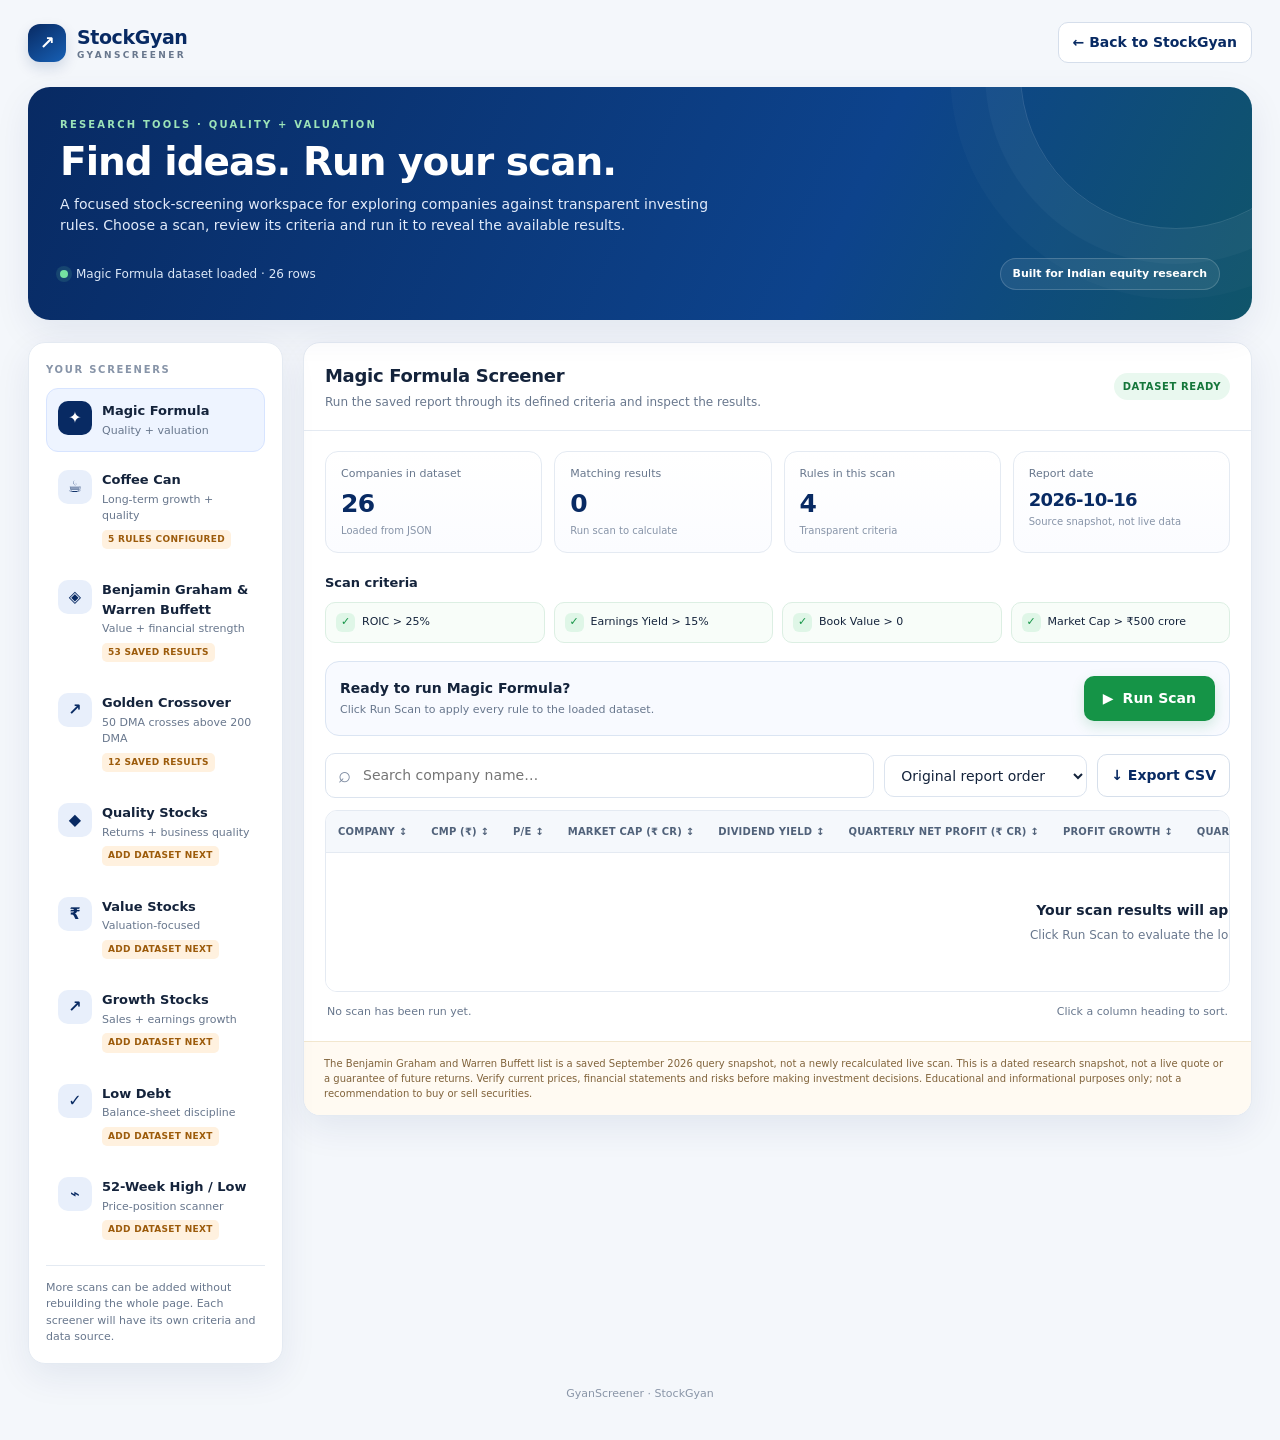
<file: gyanscreener/index.html>
<!doctype html>
<html lang="en">
<head>
<meta charset="utf-8">
<meta name="viewport" content="width=device-width, initial-scale=1">
<meta name="theme-color" content="#082a63">
<title>GyanScreener | StockGyan</title>
<style>
:root{--navy:#082a63;--navy2:#0c397f;--green:#159447;--green2:#e9f8ef;--orange:#f28c28;--ink:#14233b;--muted:#68778d;--line:#e4eaf2;--bg:#f4f7fb;--white:#fff;--shadow:0 12px 36px rgba(8,42,99,.08)}
*{box-sizing:border-box}body{margin:0;background:var(--bg);color:var(--ink);font:14px/1.5 Inter,ui-sans-serif,system-ui,-apple-system,"Segoe UI",Arial,sans-serif}
a{color:inherit;text-decoration:none}button,input,select{font:inherit}button{cursor:pointer}
.shell{max-width:1440px;margin:auto;padding:22px 28px 38px}
.topbar{display:flex;align-items:center;justify-content:space-between;gap:18px;margin-bottom:24px}
.brand{display:flex;align-items:center;gap:11px;font-weight:850;color:var(--navy);font-size:19px;letter-spacing:-.4px}
.brandmark{width:38px;height:38px;border-radius:12px;background:linear-gradient(145deg,var(--navy),#1760b5);display:grid;place-items:center;color:#fff;font-size:18px;box-shadow:0 6px 14px #082a6326}
.brand small{display:block;font-size:9px;letter-spacing:2.4px;color:var(--muted);font-weight:800;margin-top:-3px}
.back{border:1px solid #d5deeb;border-radius:10px;padding:9px 14px;background:#fff;color:var(--navy);font-weight:700}
.hero{position:relative;overflow:hidden;background:linear-gradient(115deg,#082a63 0%,#0d438c 66%,#12654c 130%);border-radius:22px;padding:30px 32px;color:#fff;box-shadow:var(--shadow);margin-bottom:22px}
.hero:after{content:"";position:absolute;width:310px;height:310px;border:1px solid #ffffff22;border-radius:50%;right:-80px;top:-170px;box-shadow:0 0 0 35px #ffffff08,0 0 0 70px #ffffff05}
.eyebrow{font-size:10px;letter-spacing:2.2px;font-weight:850;text-transform:uppercase;color:#9ce3b8}
.hero h1{font-size:clamp(27px,4vw,39px);line-height:1.12;letter-spacing:-1px;margin:8px 0 10px}
.hero p{margin:0;max-width:670px;color:#e2ebfa;font-size:14px}
.hero-foot{display:flex;align-items:center;justify-content:space-between;gap:16px;flex-wrap:wrap;margin-top:22px}
.live-note{font-size:12px;color:#dce8f8;display:flex;align-items:center;gap:8px}.dot{width:8px;height:8px;border-radius:50%;background:#75e2a1;box-shadow:0 0 0 4px #75e2a122}
.hero-pill{background:#ffffff13;border:1px solid #ffffff2b;border-radius:999px;padding:7px 12px;font-size:11px;font-weight:750}
.layout{display:grid;grid-template-columns:255px minmax(0,1fr);gap:20px;align-items:start}
.sidebar,.panel{background:var(--white);border:1px solid var(--line);border-radius:17px;box-shadow:var(--shadow)}
.sidebar{padding:17px;position:sticky;top:14px}
.section-label{font-size:10px;font-weight:850;letter-spacing:1.7px;color:#8794a8;text-transform:uppercase;margin:2px 0 11px}
.scan-choice{width:100%;text-align:left;border:1px solid transparent;background:transparent;border-radius:12px;padding:12px 11px;display:flex;gap:10px;align-items:flex-start;color:var(--ink);margin-bottom:5px}
.scan-choice.active{background:#eef4ff;border-color:#d7e4ff}
.scan-icon{flex:0 0 34px;height:34px;border-radius:10px;background:#e8effb;color:var(--navy);display:grid;place-items:center;font-size:16px;font-weight:900}
.scan-choice.active .scan-icon{background:var(--navy);color:#fff}
.scan-choice strong{display:block;font-size:13px}.scan-choice small{display:block;color:var(--muted);font-size:11px;margin-top:2px}
.coming{font-size:9px;letter-spacing:.3px;font-weight:800;background:#fff1df;color:#9c5b0b;padding:3px 6px;border-radius:5px;display:inline-block;margin-top:5px}
.sidebar-note{border-top:1px solid var(--line);padding-top:14px;margin-top:12px;font-size:11px;color:var(--muted)}
.main{min-width:0;display:grid;gap:18px}
.panel{overflow:hidden}
.panel-head{padding:19px 21px;border-bottom:1px solid var(--line);display:flex;align-items:center;justify-content:space-between;gap:14px;flex-wrap:wrap}
.panel-head h2{margin:0;font-size:18px;letter-spacing:-.3px}.panel-head p{margin:4px 0 0;color:var(--muted);font-size:12px}
.tag{font-size:10px;font-weight:850;letter-spacing:.6px;text-transform:uppercase;background:var(--green2);color:#14763a;border-radius:999px;padding:6px 9px}
.panel-body{padding:20px 21px}
.metrics{display:grid;grid-template-columns:repeat(4,minmax(0,1fr));gap:12px;margin-bottom:20px}
.metric{border:1px solid var(--line);border-radius:13px;padding:14px 15px;background:linear-gradient(180deg,#fff,#fbfcff)}
.metric span{font-size:11px;color:var(--muted);display:block}.metric strong{display:block;font-size:25px;line-height:1.2;letter-spacing:-.7px;margin-top:6px;color:var(--navy)}.metric small{display:block;font-size:10px;color:#8794a8;margin-top:4px}
.criteria-title{font-weight:800;font-size:13px;margin:0 0 10px}
.criteria{display:grid;grid-template-columns:repeat(4,minmax(0,1fr));gap:9px;margin-bottom:18px}
.criterion{border:1px solid #dcefe3;background:#f8fdf9;border-radius:10px;padding:10px;font-size:11px;display:flex;align-items:center;gap:7px}
.check{width:19px;height:19px;border-radius:6px;background:#dff6e7;color:var(--green);font-weight:900;display:grid;place-items:center;flex-shrink:0}
.scanbar{display:flex;align-items:center;justify-content:space-between;gap:14px;flex-wrap:wrap;border:1px solid #dbe5f3;background:#f8faff;border-radius:14px;padding:14px;margin:17px 0}
.scanbar h3{font-size:14px;margin:0}.scanbar p{font-size:11px;color:var(--muted);margin:3px 0 0}
.primary{background:var(--green);border:0;color:#fff;font-weight:850;border-radius:10px;padding:12px 19px;box-shadow:0 5px 13px #1594472c;display:inline-flex;align-items:center;justify-content:center;gap:9px}
.primary:hover{background:#107b39}.primary:disabled{opacity:.6;cursor:wait}
.secondary{border:1px solid #d6dfeb;background:#fff;color:var(--navy);font-weight:750;border-radius:10px;padding:10px 13px}
.scan-progress{display:none;border:1px solid #cfe9d8;background:#f5fcf7;padding:14px;border-radius:12px;margin-bottom:17px}
.scan-progress.show{display:block}.progress-top{display:flex;justify-content:space-between;gap:10px;font-size:12px;font-weight:750;margin-bottom:9px}.progress-track{height:7px;background:#dcefe3;border-radius:99px;overflow:hidden}.progress-fill{height:100%;width:0;background:linear-gradient(90deg,var(--green),#73d69b);border-radius:99px;transition:width .35s}
.scan-status{font-size:11px;color:#4e6b5a;margin-top:8px}
.controls{display:flex;gap:10px;align-items:center;justify-content:space-between;flex-wrap:wrap;margin:16px 0 12px}
.search-wrap{flex:1;min-width:220px;position:relative}.search-wrap input{width:100%;padding:11px 13px 11px 37px;border:1px solid #dce4ef;border-radius:10px;background:#fff;outline:none}.search-wrap input:focus,select:focus{border-color:#79a2e5;box-shadow:0 0 0 3px #2f75d51a}.search-wrap:before{content:"⌕";position:absolute;left:13px;top:5px;font-size:22px;color:#7c8aa0}
select{border:1px solid #dce4ef;background:#fff;border-radius:10px;padding:11px 12px;color:var(--ink);max-width:100%}
.table-wrap{overflow:auto;border:1px solid var(--line);border-radius:12px}
table{border-collapse:separate;border-spacing:0;width:100%;min-width:1050px;font-size:12px}
thead th{position:sticky;top:0;background:#f5f8fc;color:#51627a;text-align:right;font-size:10px;letter-spacing:.2px;text-transform:uppercase;padding:13px 12px;border-bottom:1px solid var(--line);white-space:nowrap;cursor:pointer}
thead th:first-child,tbody td:first-child{text-align:left;position:sticky;left:0}
thead th:first-child{z-index:2;background:#f5f8fc}tbody td:first-child{z-index:1;background:#fff}
tbody td{padding:12px;border-bottom:1px solid #edf1f6;text-align:right;white-space:nowrap;font-variant-numeric:tabular-nums}
tbody tr:hover td{background:#f7fbff}tbody tr:hover td:first-child{background:#f7fbff}tbody tr:last-child td{border-bottom:0}
.company{font-weight:800;color:var(--navy);max-width:220px;white-space:normal}.symbol{display:block;color:#8b98aa;font-size:10px;font-weight:600;margin-top:2px}
.positive{color:#14783b;font-weight:750}.neutral{color:#42516a}
.table-foot{display:flex;justify-content:space-between;gap:10px;flex-wrap:wrap;color:var(--muted);font-size:11px;padding:12px 2px 0}
.empty{padding:35px 15px;text-align:center;color:var(--muted)}.empty strong{display:block;color:var(--ink);font-size:14px;margin-bottom:5px}
.error{display:none;background:#fff3f1;border:1px solid #f2c9c2;border-radius:12px;padding:13px 15px;color:#8c3026;font-size:12px;margin-bottom:14px}.error.show{display:block}
.footer-note{padding:14px 20px;background:#fffaf2;border-top:1px solid #f2e7cf;color:#80633b;font-size:10px}
.footer{text-align:center;color:#8995a7;font-size:11px;padding:22px 0 0}
@media(max-width:1000px){.layout{grid-template-columns:1fr}.sidebar{position:static}.scan-list{display:grid;grid-template-columns:repeat(2,minmax(0,1fr));gap:5px}.metrics{grid-template-columns:repeat(2,minmax(0,1fr))}.criteria{grid-template-columns:repeat(2,minmax(0,1fr))}}
@media(max-width:600px){.shell{padding:14px 12px 26px}.hero{padding:23px 19px;border-radius:17px}.topbar{margin-bottom:15px}.brand{font-size:17px}.back{font-size:11px;padding:8px 10px}.panel-head,.panel-body{padding:15px}.scan-list{grid-template-columns:1fr}.metrics{gap:8px}.metric{padding:11px}.metric strong{font-size:22px}.criteria{grid-template-columns:1fr 1fr;gap:7px}.criterion{padding:8px;font-size:10px}.scanbar{align-items:stretch}.scanbar .primary{width:100%}.controls{align-items:stretch}.controls select{width:100%}}
</style>
</head>
<body>
<div class="shell">
  <header class="topbar">
    <a class="brand" href="/" aria-label="StockGyan home"><span class="brandmark">↗</span><span>StockGyan<small>GYANSCREENER</small></span></a>
    <a class="back" href="/">← Back to StockGyan</a>
  </header>

  <section class="hero">
    <div class="eyebrow">Research tools · Quality + valuation</div>
    <h1>Find ideas. Run your scan.</h1>
    <p>A focused stock-screening workspace for exploring companies against transparent investing rules. Choose a scan, review its criteria and run it to reveal the available results.</p>
    <div class="hero-foot"><div class="live-note"><span class="dot"></span><span id="dataStatus">Waiting to load the saved dataset</span></div><span class="hero-pill">Built for Indian equity research</span></div>
  </section>

  <div class="layout">
    <aside class="sidebar">
      <div class="section-label">Your screeners</div>
      <div class="scan-list">
        <button class="scan-choice active" data-scan="magic" type="button"><span class="scan-icon">✦</span><span><strong>Magic Formula</strong><small>Quality + valuation</small></span></button>
        <button class="scan-choice" data-scan="coffee" type="button"><span class="scan-icon">☕</span><span><strong>Coffee Can</strong><small>Long-term growth + quality</small><span class="coming">5 RULES CONFIGURED</span></span></button>
        <button class="scan-choice" data-scan="buffett" type="button"><span class="scan-icon">◈</span><span><strong>Benjamin Graham &amp; Warren Buffett</strong><small>Value + financial strength</small><span class="coming">53 SAVED RESULTS</span></span></button>
        <button class="scan-choice" data-scan="golden" type="button"><span class="scan-icon">↗</span><span><strong>Golden Crossover</strong><small>50 DMA crosses above 200 DMA</small><span class="coming">12 SAVED RESULTS</span></span></button>
        <button class="scan-choice" data-scan="quality" type="button"><span class="scan-icon">◆</span><span><strong>Quality Stocks</strong><small>Returns + business quality</small><span class="coming">ADD DATASET NEXT</span></span></button>
        <button class="scan-choice" data-scan="value" type="button"><span class="scan-icon">₹</span><span><strong>Value Stocks</strong><small>Valuation-focused</small><span class="coming">ADD DATASET NEXT</span></span></button>
        <button class="scan-choice" data-scan="growth" type="button"><span class="scan-icon">↗</span><span><strong>Growth Stocks</strong><small>Sales + earnings growth</small><span class="coming">ADD DATASET NEXT</span></span></button>
        <button class="scan-choice" data-scan="lowdebt" type="button"><span class="scan-icon">✓</span><span><strong>Low Debt</strong><small>Balance-sheet discipline</small><span class="coming">ADD DATASET NEXT</span></span></button>
        <button class="scan-choice" data-scan="highlow" type="button"><span class="scan-icon">⌁</span><span><strong>52-Week High / Low</strong><small>Price-position scanner</small><span class="coming">ADD DATASET NEXT</span></span></button>
      </div>
      <div class="sidebar-note">More scans can be added without rebuilding the whole page. Each screener will have its own criteria and data source.</div>
    </aside>

    <main class="main">
      <section class="panel">
        <div class="panel-head"><div><h2 id="scanTitle">Magic Formula Screener</h2><p id="scanSubtitle">Run the saved report through its defined criteria and inspect the results.</p></div><span class="tag" id="scanTag">Ready to scan</span></div>
        <div class="panel-body">
          <div class="error" id="errorBox" role="alert"></div>
          <div class="metrics">
            <div class="metric"><span>Companies in dataset</span><strong id="totalCount">—</strong><small>Loaded from JSON</small></div>
            <div class="metric"><span>Matching results</span><strong id="matchCount">—</strong><small id="matchNote">Run the scan to calculate</small></div>
            <div class="metric"><span>Rules in this scan</span><strong id="ruleCount">4</strong><small>Transparent criteria</small></div>
            <div class="metric"><span>Report date</span><strong id="reportDate" style="font-size:18px">—</strong><small>Source snapshot, not live data</small></div>
          </div>

          <h3 class="criteria-title">Scan criteria</h3>
          <div class="criteria" id="criteriaList">
            <div class="criterion"><span class="check">✓</span>ROIC &gt; 25%</div>
            <div class="criterion"><span class="check">✓</span>Earnings Yield &gt; 15%</div>
            <div class="criterion"><span class="check">✓</span>Book Value &gt; 0</div>
            <div class="criterion"><span class="check">✓</span>Market Cap &gt; ₹500 crore</div>
          </div>

          <div class="scanbar">
            <div><h3 id="runHeading">Ready to run Magic Formula?</h3><p id="runDescription">Click Run Scan to check the available dataset and display matching companies.</p></div>
            <button class="primary" id="runScan" type="button"><span>▶</span> Run Scan</button>
          </div>
          <div class="scan-progress" id="scanProgress" aria-live="polite">
            <div class="progress-top"><span id="progressLabel">Preparing scan…</span><span id="progressPercent">0%</span></div>
            <div class="progress-track"><div class="progress-fill" id="progressFill"></div></div>
            <div class="scan-status" id="progressStatus">Loading source data</div>
          </div>

          <div class="controls">
            <div class="search-wrap"><input id="search" type="search" placeholder="Search company name…" aria-label="Search company name" disabled></div>
            <select id="sort" aria-label="Sort results" disabled>
              <option value="source">Original report order</option>
              <option value="roic">Highest ROIC</option>
              <option value="yield">Highest earnings yield</option>
              <option value="marketcap">Largest market cap</option>
              <option value="pe">Lowest P/E</option>
              <option value="profit">Highest 12M profit</option>
            </select>
            <button class="secondary" id="exportCsv" type="button" disabled>↓ Export CSV</button>
          </div>
          <div class="table-wrap">
            <table>
              <thead><tr id="tableHead"></tr></thead>
              <tbody id="tableBody"><tr><td colspan="14"><div class="empty"><strong>Your scan results will appear here</strong>Load the dataset, then click Run Scan to see matching companies.</div></td></tr></tbody>
            </table>
          </div>
          <div class="table-foot"><span id="resultSummary">No scan has been run yet.</span><span id="pageHint">Click a column heading to sort.</span></div>
        </div>
        <div class="footer-note">The Benjamin Graham and Warren Buffett list is a saved September 2026 query snapshot, not a newly recalculated live scan. This is a dated research snapshot, not a live quote or a guarantee of future returns. Verify current prices, financial statements and risks before making investment decisions. Educational and informational purposes only; not a recommendation to buy or sell securities.</div>
      </section>
    </main>
  </div>
  <footer class="footer">GyanScreener · StockGyan</footer>
</div>

<script>
(() => {
  // For this static route, keep the JSON file at: gyanscreener/data/magic-formula.json
  const DATA_URL = "./data/magic-formula.json";
  const $ = (id) => document.getElementById(id);
  const columns = [
    {key:"company",label:"Company",type:"text"},
    {key:"cmp_inr",label:"CMP (₹)",type:"money"},
    {key:"pe",label:"P/E",type:"number"},
    {key:"market_cap_cr",label:"Market Cap (₹ Cr)",type:"money"},
    {key:"dividend_yield_pct",label:"Dividend Yield",type:"pct"},
    {key:"net_profit_quarter_cr",label:"Quarterly Net Profit (₹ Cr)",type:"money"},
    {key:"quarterly_profit_change_pct",label:"Profit Growth",type:"pct"},
    {key:"sales_quarter_cr",label:"Quarterly Sales (₹ Cr)",type:"money"},
    {key:"quarterly_sales_change_pct",label:"Sales Growth",type:"pct"},
    {key:"roce_pct",label:"ROCE",type:"pct"},
    {key:"pat_12m_cr",label:"12M PAT (₹ Cr)",type:"money"},
    {key:"roic_pct",label:"ROIC",type:"pct"},
    {key:"earnings_yield_pct",label:"Earnings Yield",type:"pct"},
    {key:"book_value_inr",label:"Book Value (₹)",type:"money"}
  ];
  const scanDefinitions = {
    magic:{
      title:"Magic Formula Screener", subtitle:"Run the saved report through its defined criteria and inspect the results.", tag:"Quality + valuation",
      dataUrl:"./data/magic-formula.json", dateField:"sourceReportDate",
      rules:["ROIC > 25%","Earnings Yield > 15%","Book Value > 0","Market Cap > ₹500 crore"],
      columns:columns,
      passes:r=>{const roic=numeric(r.roic_pct),ey=numeric(r.earnings_yield_pct),bv=numeric(r.book_value_inr),mc=numeric(r.market_cap_cr);return roic!==null&&ey!==null&&bv!==null&&mc!==null&&roic>25&&ey>15&&bv>0&&mc>500;}
    },
    coffee:{
      title:"Coffee Can Screener", subtitle:"Find companies with sustained sales growth and strong long-term capital efficiency.", tag:"Long-term growth + quality",
      dataUrl:"./data/coffee-can.json", dateField:"sourceReportDate",
      rules:["Sales Growth > 15%","10-Year Sales Growth > 15%","ROE > 15%","10-Year Average ROCE > 20%","Market Cap > ₹1,000 crore"],
      columns:[
        {key:"company",label:"Company",type:"text"},
        {key:"sales_growth_pct",label:"Sales Growth",type:"pct"},
        {key:"sales_growth_10_years_pct",label:"Sales Growth · 10Y",type:"pct"},
        {key:"roe_pct",label:"ROE",type:"pct"},
        {key:"average_roce_10_years_pct",label:"Average ROCE · 10Y",type:"pct"},
        {key:"market_cap_cr",label:"Market Cap (₹ Cr)",type:"money"}
      ],
      passes:r=>{const sg=numeric(r.sales_growth_pct),sg10=numeric(r.sales_growth_10_years_pct),roe=numeric(r.roe_pct),roce10=numeric(r.average_roce_10_years_pct),mc=numeric(r.market_cap_cr);if(window.__coffeeCanSourcePreFiltered===true)return true;return sg!==null&&sg>15&&sg10!==null&&sg10>15&&roe!==null&&roe>15&&roce10!==null&&roce10>20&&mc!==null&&mc>1000;}
    },
    buffett:{
      title:"Benjamin Graham and Warren Buffett Screener", subtitle:"53 saved results from your September 2026 Screener.in report. Historical snapshot, not live data.", tag:"Value + financial strength",
      dataUrl:"./data/buffett-screener.json", dateField:"sourceReportDate",
      rules:["Sales > ₹250 crore","Debt to equity < 0.3","Interest coverage > 4","Return on equity > 15%","P/E < Industry P/E","Dividend yield > 1%","P/E < 20"],
      columns:[
        {key:"rank",label:"#",type:"number"},{key:"company",label:"Company",type:"text"},{key:"cmp_inr",label:"CMP (₹)",type:"money"},{key:"pe",label:"P/E",type:"number"},{key:"market_cap_cr",label:"Market Cap (₹ Cr)",type:"money"},{key:"dividend_yield_pct",label:"Dividend Yield (%)",type:"pct"},{key:"net_profit_quarter_cr",label:"Net Profit Qtr (₹ Cr)",type:"money"},{key:"quarterly_profit_change_pct",label:"Qtr Profit Var. (%)",type:"pct"},{key:"sales_quarter_cr",label:"Sales Qtr (₹ Cr)",type:"money"},{key:"quarterly_sales_change_pct",label:"Qtr Sales Var. (%)",type:"pct"},{key:"roce_pct",label:"ROCE (%)",type:"pct"},{key:"pat_12m_cr",label:"PAT 12M (₹ Cr)",type:"money"},{key:"sales_12m_cr",label:"Sales 12M (₹ Cr)",type:"money"},{key:"debt_to_equity",label:"Debt / Equity",type:"number"},{key:"interest_coverage",label:"Interest Coverage",type:"number"}
      ],
      passes:r=>r && r.company && numeric(r.rank)!==null
    },
    golden:{
      title:"Golden Crossover Screener", subtitle:"12 saved results from your September 2026 report. Historical snapshot, not live crossover signals.", tag:"Moving-average crossover",
      dataUrl:"./data/golden-crossover.json", dateField:"sourceReportDate",
      rules:["50 DMA > 200 DMA","Previous day's 50 DMA < previous day's 200 DMA"],
      columns:[
        {key:"rank",label:"#",type:"number"},{key:"company",label:"Company",type:"text"},{key:"cmp_inr",label:"CMP (₹)",type:"money"},{key:"pe",label:"P/E",type:"number"},{key:"market_cap_cr",label:"Market Cap (₹ Cr)",type:"money"},{key:"dividend_yield_pct",label:"Dividend Yield (%)",type:"pct"},{key:"net_profit_quarter_cr",label:"Net Profit Qtr (₹ Cr)",type:"money"},{key:"quarterly_profit_change_pct",label:"Qtr Profit Var. (%)",type:"pct"},{key:"sales_quarter_cr",label:"Sales Qtr (₹ Cr)",type:"money"},{key:"quarterly_sales_change_pct",label:"Qtr Sales Var. (%)",type:"pct"},{key:"roce_pct",label:"ROCE (%)",type:"pct"},{key:"pat_12m_cr",label:"PAT 12M (₹ Cr)",type:"money"},{key:"dma50_inr",label:"50 DMA (₹)",type:"money"},{key:"dma200_inr",label:"200 DMA (₹)",type:"money"},{key:"dma50_previous_inr",label:"Previous 50 DMA (₹)",type:"money"}
      ],
      passes:r=>r && r.company && numeric(r.rank)!==null
    }
  };
  let activeScan = "magic", activeColumns = columns, allRows = [], results = [], loaded = false, hasRun = false, sortKey = "source", sortDir = 1, sourceDate = "";
  const numeric = v => v === null || v === undefined || v === "" || !Number.isFinite(Number(v)) ? null : Number(v);
  const fmt = (v,type) => {
    if (v === null || v === undefined || v === "") return "—";
    const n = numeric(v);
    if (n === null) return String(v);
    if(type==="pct") return `${n.toLocaleString("en-IN",{maximumFractionDigits:2})}%`;
    if(type==="money") return n.toLocaleString("en-IN",{maximumFractionDigits:2});
    return n.toLocaleString("en-IN",{maximumFractionDigits:2});
  };
  const escapeHtml = s => String(s ?? "").replace(/[&<>"']/g, c => ({"&":"&amp;","<":"&lt;",">":"&gt;",'"':"&quot;","'":"&#39;"}[c]));
  function setError(message){ $("errorBox").textContent=message; $("errorBox").classList.add("show"); }
  function hideError(){ $("errorBox").classList.remove("show"); }
  function renderHead(){
    $("tableHead").innerHTML = activeColumns.map(c=>`<th scope="col" data-key="${c.key}" title="Sort by ${escapeHtml(c.label)}">${escapeHtml(c.label)} ↕</th>`).join("");
    $("tableHead").querySelectorAll("th").forEach(th=>th.addEventListener("click",()=>{
      const key=th.dataset.key;
      if(sortKey===key) sortDir *= -1; else {sortKey=key;sortDir=key==="company"?1:-1;}
      $("sort").value="source"; renderRows();
    }));
  }
  function applyCriteria(row){ return scanDefinitions[activeScan].passes(row); }
  function orderedRows(rows){
    const mode=$("sort").value;
    if(sortKey!=="source"){
      return [...rows].sort((a,b)=>{
        const av=sortKey==="company"?String(a.company||"").toLowerCase():numeric(a[sortKey]);
        const bv=sortKey==="company"?String(b.company||"").toLowerCase():numeric(b[sortKey]);
        if(av===null||av===undefined) return 1;if(bv===null||bv===undefined)return -1;
        return (typeof av==="string"?av.localeCompare(bv):av-bv)*sortDir;
      });
    }
    const map=activeScan==="coffee"
      ? {roic:"average_roce_10_years_pct",yield:"sales_growth_10_years_pct",marketcap:"market_cap_cr",pe:"roe_pct",profit:"sales_growth_pct"}
      : {roic:"roic_pct",yield:"earnings_yield_pct",marketcap:"market_cap_cr",pe:"pe",profit:"pat_12m_cr"};
    if(mode==="source") return rows;
    const key=map[mode];return [...rows].sort((a,b)=>(numeric(b[key])??-Infinity)-(numeric(a[key])??-Infinity)*(mode==="pe"?-1:1));
  }
  function renderRows(){
    const query=$("search").value.trim().toLowerCase();
    let rows=results.filter(r=>String(r.company||"").toLowerCase().includes(query));
    rows=orderedRows(rows);
    $("matchCount").textContent=results.length.toLocaleString("en-IN");
    $("matchNote").textContent=hasRun?(((activeScan==="coffee"||activeScan==="buffett"||activeScan==="golden")&&window.__coffeeCanSourcePreFiltered)?"Saved query results":"Passed all configured rules"):"Run scan to calculate";
    $("resultSummary").textContent=hasRun?`Showing ${rows.length} of ${results.length} matching companies.`:"No scan has been run yet.";
    if(!rows.length){
      $("tableBody").innerHTML=`<tr><td colspan="${activeColumns.length}"><div class="empty"><strong>${hasRun?"No matching companies":"Your scan results will appear here"}</strong>${hasRun?"Try a different company search or review the criteria.":"Click Run Scan to evaluate the loaded dataset."}</div></td></tr>`;
      return;
    }
    $("tableBody").innerHTML=rows.map(r=>`<tr>${activeColumns.map((c,i)=>{
      const v=r[c.key];
      if(i===0) return `<td><div class="company">${escapeHtml(v||"Unnamed company")}</div>${r.symbol?`<span class="symbol">${escapeHtml(r.symbol)}</span>`:""}</td>`;
      const n=numeric(v), cls=(c.key==="roic_pct"||c.key==="earnings_yield_pct"||c.key==="quarterly_profit_change_pct"||c.key==="quarterly_sales_change_pct")&&n>0?"positive":"neutral";
      return `<td class="${cls}">${escapeHtml(fmt(v,c.type))}${c.type==="pct"?"":""}</td>`;
    }).join("")}</tr>`).join("");
  }
  function setControls(enabled){["search","sort","exportCsv"].forEach(id=>$(id).disabled=!enabled);}
  async function loadData(){
    const def=scanDefinitions[activeScan];
    loaded=false;hasRun=false;allRows=[];results=[];activeColumns=def.columns;
    $("dataStatus").textContent="Loading "+(activeScan==="coffee"?"Coffee Can":activeScan==="buffett"?"Benjamin Graham and Warren Buffett":activeScan==="golden"?"Golden Crossover":"Magic Formula")+" dataset…";
    $("scanTitle").textContent=def.title;$("scanSubtitle").textContent=def.subtitle;$("scanTag").textContent="Loading dataset";
    $("criteriaList").innerHTML=def.rules.map(rule=>`<div class="criterion"><span class="check">✓</span>${escapeHtml(rule)}</div>`).join("");
    $("ruleCount").textContent=def.rules.length;
    $("totalCount").textContent="—";$("matchCount").textContent="—";$("matchNote").textContent="Run the scan to calculate";
    $("reportDate").textContent="—";$("tableBody").innerHTML=`<tr><td colspan="${activeColumns.length}"><div class="empty"><strong>Dataset loading</strong>Preparing the selected screener.</div></td></tr>`;
    $("search").value="";$("sort").value="source";sortKey="source";sortDir=1;
    $("scanProgress").classList.remove("show");$("runScan").disabled=false;$("runScan").innerHTML="<span>▶</span> Run Scan";
    $("runHeading").textContent="Ready to run "+(activeScan==="coffee"?"Coffee Can":activeScan==="buffett"?"Benjamin Graham and Warren Buffett":activeScan==="golden"?"Golden Crossover":"Magic Formula")+"?";
    $("runDescription").textContent=activeScan==="coffee"?"This scan requires its own dataset at data/coffee-can.json.":"Click Run Scan to check the available dataset and display matching companies.";
    renderHead();setControls(false);hideError();
    try{
      const response=await fetch(def.dataUrl,{cache:"no-store"});
      if(!response.ok) throw new Error(`Could not load ${def.dataUrl} (HTTP ${response.status}).`);
      const payload=await response.json();
      if(!payload||!Array.isArray(payload.data)) throw new Error("JSON format is not valid: expected an object with a data array.");
      allRows=payload.data;window.__coffeeCanSourcePreFiltered=((activeScan==="coffee" || activeScan==="buffett" || activeScan==="golden") && payload.preFilteredBySource===true);sourceDate=payload.sourceReportDate||payload.reportDate||payload.data[0]?.source_report_date||"Not specified";
      $("totalCount").textContent=allRows.length.toLocaleString("en-IN");$("reportDate").textContent=sourceDate;
      $("dataStatus").textContent=`${activeScan==="coffee"?"Coffee Can":activeScan==="buffett"?"Benjamin Graham and Warren Buffett":activeScan==="golden"?"Golden Crossover":"Magic Formula"} dataset loaded · ${allRows.length} rows`;
      loaded=true;setControls(true);$("scanTag").textContent="Dataset ready";
      $("runDescription").textContent=((activeScan==="coffee" || activeScan==="buffett" || activeScan==="golden") && window.__coffeeCanSourcePreFiltered)?"This is the saved result set from your supplied screener PDF. Click Run Scan to display and search the imported results.":"Click Run Scan to apply every rule to the loaded dataset.";
      renderRows();
    }catch(err){
      $("dataStatus").textContent="Dataset could not be loaded";
      $("totalCount").textContent="0";$("reportDate").textContent="Unavailable";
      if(activeScan==="coffee"){
        setError(`Coffee Can rules are configured, but its dataset is not uploaded yet. Add a JSON file at gyanscreener/data/coffee-can.json with a data array containing company, sales_growth_pct, sales_growth_10_years_pct, roe_pct, average_roce_10_years_pct and market_cap_cr. ${err.message}`);
      } else if(activeScan==="golden"){
        setError(`Golden Crossover saved dataset could not be loaded. Confirm gyanscreener/data/golden-crossover.json is committed. ${err.message}`);
      } else {
        setError(`${err.message} Confirm that the JSON file is committed at gyanscreener/data/magic-formula.json and that the page is served over HTTPS.`);
      }
      $("scanTag").textContent="Dataset missing";
    }
  }
  async function runScan(){
    if(!loaded){setError("The data file has not loaded. Check the JSON file path first.");return;}
    hideError();const button=$("runScan");button.disabled=true;button.innerHTML="<span>◌</span> Scanning…";
    $("scanProgress").classList.add("show");$("scanTag").textContent="Scanning";
    const steps=[
      [12,"Preparing scan","Checking the dataset structure"],
      [34,"Reading company metrics",(activeScan==="buffett"||activeScan==="golden")?"Preparing imported report metrics":"Checking ROIC, earnings yield and book value"],
      [62,"Applying valuation rule",(activeScan==="buffett"||activeScan==="golden")?"Loading the saved query results":"Checking market capitalisation threshold"],
      [84,"Building result table","Sorting and preparing company rows"],
      [100,"Scan complete","Your matching results are ready"]
    ];
    for(const [pct,label,status] of steps){
      $("progressFill").style.width=pct+"%";$("progressPercent").textContent=pct+"%";$("progressLabel").textContent=label;$("progressStatus").textContent=status;
      await new Promise(resolve=>setTimeout(resolve, pct===100?350:480));
    }
    results=allRows.filter(applyCriteria);
    hasRun=true;sortKey="source";sortDir=1;$("sort").value="source";
    $("scanTag").textContent="Scan complete";
    $("runHeading").textContent="Scan completed successfully";
    $("runDescription").textContent=((activeScan==="coffee" || activeScan==="buffett" || activeScan==="golden") && window.__coffeeCanSourcePreFiltered)?`${results.length.toLocaleString("en-IN")} companies imported from your saved ${activeScan==="buffett"?"Benjamin Graham and Warren Buffett":activeScan==="golden"?"Golden Crossover":"Coffee Can"} query results.`:`${results.length.toLocaleString("en-IN")} companies passed all four Magic Formula rules in this dataset.`;
    $("matchCount").textContent=results.length.toLocaleString("en-IN");
    $("matchNote").textContent=((activeScan==="coffee" || activeScan==="buffett" || activeScan==="golden") && window.__coffeeCanSourcePreFiltered)?"Saved query results":"Passed all four rules";
    renderRows();button.disabled=false;button.innerHTML="<span>↻</span> Run Scan Again";
  }
  function exportCsv(){
    if(!hasRun||!results.length){setError("Run the scan and make sure results are available before exporting.");return;}
    const query=$("search").value.trim().toLowerCase();const rows=orderedRows(results.filter(r=>String(r.company||"").toLowerCase().includes(query)));
    const quote=v=>`"${String(v??"").replace(/"/g,'""')}"`;
    const csv=[activeColumns.map(c=>quote(c.label)).join(","),...rows.map(r=>activeColumns.map(c=>quote(r[c.key])).join(","))].join("\r\n");
    const blob=new Blob(["\ufeff"+csv],{type:"text/csv;charset=utf-8;"});const url=URL.createObjectURL(blob);const a=document.createElement("a");a.href=url;a.download=`stockgyan-magic-formula-${sourceDate||"results"}.csv`;document.body.appendChild(a);a.click();a.remove();URL.revokeObjectURL(url);
  }
  document.querySelectorAll(".scan-choice").forEach(button=>button.addEventListener("click",()=>{
    const requested=button.dataset.scan;
    if(!scanDefinitions[requested]){
      setError(`${button.querySelector("strong").textContent} has not been configured yet. This scan needs its own dataset and rules.`);
      return;
    }
    activeScan=requested;
    document.querySelectorAll(".scan-choice").forEach(b=>b.classList.toggle("active",b===button));
    loadData();
  }));
  $("runScan").addEventListener("click",runScan);
  $("search").addEventListener("input",renderRows);
  $("sort").addEventListener("change",()=>{sortKey="source";sortDir=1;renderRows();});
  $("exportCsv").addEventListener("click",exportCsv);
  renderHead();loadData();
})();
</script>
</body>
</html>
</file>
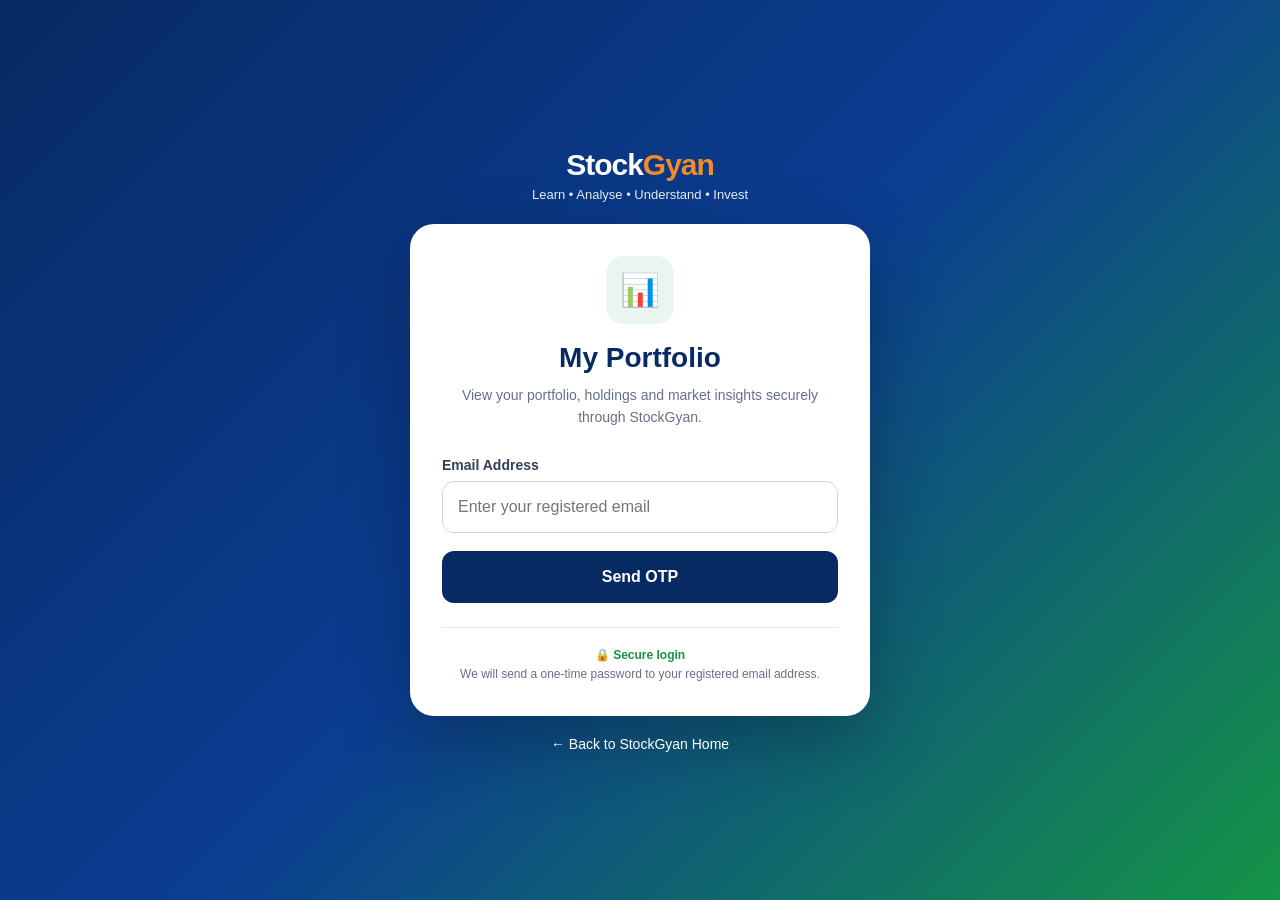
<file: portfolio/index.html>
<!DOCTYPE html>
<html lang="en">
<head>
  <meta charset="UTF-8" />
  <meta name="viewport" content="width=device-width, initial-scale=1.0" />

 
<title>Portfolio Tracker & Analytics | StockGyan</title>
<meta
  name="description"
  content="Access your StockGyan portfolio to track holdings, analyse portfolio performance, review portfolio health and explore investment analytics securely."
/>

  <style>
    * {
      box-sizing: border-box;
    }

    body {
      margin: 0;
      min-height: 100vh;
      font-family:
        Inter,
        Arial,
        Helvetica,
        sans-serif;
      background:
        linear-gradient(
          135deg,
          #082a63 0%,
          #0b3d91 50%,
          #159447 100%
        );
      display: flex;
      align-items: center;
      justify-content: center;
      padding: 20px;
      color: #14213d;
    }

    .container {
      width: 100%;
      max-width: 460px;
    }

    .brand {
      text-align: center;
      color: white;
      margin-bottom: 22px;
    }

    .brand-name {
      font-size: 30px;
      font-weight: 800;
      letter-spacing: -1px;
    }

    .brand-name span {
      color: #f28c28;
    }

    .brand-tagline {
      margin-top: 5px;
      font-size: 13px;
      opacity: 0.9;
    }

    .card {
      background: white;
      border-radius: 24px;
      padding: 32px;
      box-shadow:
        0 25px 70px rgba(0, 0, 0, 0.25);
    }

    .portfolio-icon {
      width: 68px;
      height: 68px;
      margin: 0 auto 18px;
      border-radius: 18px;
      background: #eaf5ef;
      display: flex;
      align-items: center;
      justify-content: center;
      font-size: 32px;
    }

    h1 {
      margin: 0;
      text-align: center;
      color: #082a63;
      font-size: 28px;
    }

    .subtitle {
      text-align: center;
      color: #667085;
      font-size: 14px;
      line-height: 1.6;
      margin: 10px 0 28px;
    }

    .step {
      display: none;
    }

    .step.active {
      display: block;
    }

    label {
      display: block;
      margin-bottom: 8px;
      font-size: 14px;
      font-weight: 700;
      color: #344054;
    }

    input {
      width: 100%;
      height: 52px;
      border: 1px solid #d0d5dd;
      border-radius: 12px;
      padding: 0 15px;
      font-size: 16px;
      outline: none;
      transition: 0.2s;
    }

    input:focus {
      border-color: #159447;
      box-shadow:
        0 0 0 3px rgba(21, 148, 71, 0.12);
    }

    .otp-input {
      text-align: center;
      letter-spacing: 8px;
      font-size: 24px;
      font-weight: 700;
    }

    button {
      width: 100%;
      height: 52px;
      border: 0;
      border-radius: 12px;
      margin-top: 18px;
      background: #082a63;
      color: white;
      font-size: 16px;
      font-weight: 700;
      cursor: pointer;
      transition: 0.2s;
    }

    button:hover {
      background: #0b3d91;
    }

    button:disabled {
      opacity: 0.6;
      cursor: not-allowed;
    }

    .secondary {
      background: transparent;
      color: #082a63;
      border: 1px solid #d0d5dd;
    }

    .secondary:hover {
      background: #f8fafc;
    }

    .message {
      display: none;
      margin-top: 16px;
      padding: 12px 14px;
      border-radius: 10px;
      font-size: 14px;
      line-height: 1.5;
    }

    .message.show {
      display: block;
    }

    .message.error {
      background: #fff1f0;
      color: #b42318;
      border: 1px solid #fecdca;
    }

    .message.success {
      background: #ecfdf3;
      color: #067647;
      border: 1px solid #abefc6;
    }

    .email-display {
      text-align: center;
      margin: -10px 0 22px;
      color: #475467;
      font-size: 14px;
    }

    .email-display strong {
      color: #082a63;
    }

    .security-note {
      margin-top: 24px;
      padding-top: 18px;
      border-top: 1px solid #eaecf0;
      text-align: center;
      color: #667085;
      font-size: 12px;
      line-height: 1.6;
    }

    .security-note span {
      color: #159447;
      font-weight: 700;
    }

    .dashboard-preview {
      display: none;
      text-align: center;
    }

    .dashboard-preview.active {
      display: block;
    }

    .success-icon {
      width: 72px;
      height: 72px;
      margin: 0 auto 18px;
      border-radius: 50%;
      background: #ecfdf3;
      color: #159447;
      display: flex;
      align-items: center;
      justify-content: center;
      font-size: 38px;
    }

    .dashboard-preview h2 {
      margin: 0;
      color: #082a63;
    }

    .dashboard-preview p {
      color: #667085;
      line-height: 1.6;
      font-size: 14px;
    }

    .back-home {
      display: block;
      text-align: center;
      margin-top: 20px;
      color: white;
      text-decoration: none;
      font-size: 14px;
    }

    .back-home:hover {
      text-decoration: underline;
    }

    .resend {
      margin-top: 15px;
      text-align: center;
      font-size: 13px;
      color: #667085;
    }

    .resend button {
      width: auto;
      height: auto;
      margin: 0;
      padding: 0;
      background: transparent;
      color: #159447;
      font-size: 13px;
    }

    @media (max-width: 520px) {
      .card {
        padding: 25px 20px;
        border-radius: 20px;
      }

      h1 {
        font-size: 25px;
      }
    }
  </style>
</head>

<body>

  <div class="container">

    <div class="brand">
      <div class="brand-name">
        Stock<span>Gyan</span>
      </div>

      <div class="brand-tagline">
        Learn • Analyse • Understand • Invest
      </div>
    </div>

    <div class="card">

      <!-- ========================= -->
      <!-- EMAIL STEP -->
      <!-- ========================= -->

      <div id="emailStep" class="step active">

        <div class="portfolio-icon">
          📊
        </div>

        <h1>My Portfolio</h1>

        <p class="subtitle">
          View your portfolio, holdings and market insights
          securely through StockGyan.
        </p>

        <label for="email">
          Email Address
        </label>

        <input
          id="email"
          type="email"
          placeholder="Enter your registered email"
          autocomplete="email"
        />

        <button
          id="sendOtpButton"
          type="button"
          onclick="sendOTP()"
        >
          Send OTP
        </button>

        <div
          id="emailMessage"
          class="message"
        ></div>

        <div class="security-note">
          🔒 <span>Secure login</span><br />
          We will send a one-time password to your
          registered email address.
        </div>

      </div>


      <!-- ========================= -->
      <!-- OTP STEP -->
      <!-- ========================= -->

      <div id="otpStep" class="step">

        <div class="portfolio-icon">
          🔐
        </div>

        <h1>Enter OTP</h1>

        <p class="subtitle">
          We've sent a 6-digit OTP to your email.
        </p>

        <div class="email-display">
          Email:
          <strong id="emailDisplay"></strong>
        </div>

        <label for="otp">
          6-Digit OTP
        </label>

        <input
          id="otp"
          class="otp-input"
          type="text"
          inputmode="numeric"
          maxlength="6"
          placeholder="••••••"
          autocomplete="one-time-code"
        />

        <button
          id="verifyOtpButton"
          type="button"
          onclick="verifyOTP()"
        >
          Verify OTP
        </button>

        <div
          id="otpMessage"
          class="message"
        ></div>

        <button
          class="secondary"
          type="button"
          onclick="backToEmail()"
        >
          Change Email
        </button>

        <div class="resend">
          Didn't receive the OTP?

          <button
            type="button"
            onclick="sendOTP(true)"
          >
            Resend OTP
          </button>
        </div>

      </div>


      <!-- ========================= -->
      <!-- SUCCESS STEP -->
      <!-- ========================= -->

      <div
        id="successStep"
        class="dashboard-preview"
      >

        <div class="success-icon">
          ✓
        </div>

        <h2>OTP Verified</h2>

        <p>
          Your email has been verified successfully.
        </p>

        <p>
          Your secure My Portfolio dashboard will
          open here.
        </p>

        <button
          type="button"
          onclick="window.location.href='/portfolio/dashboard/'"
        >
          Continue to My Portfolio
        </button>

      </div>

    </div>

    <a
      href="/"
      class="back-home"
    >
      ← Back to StockGyan Home
    </a>

  </div>


  <script>

    let registeredEmail = "";

    // ==========================================
    // Utility: Show message
    // ==========================================

    function showMessage(elementId, message, type) {

      const element =
        document.getElementById(elementId);

      element.textContent = message;

      element.className =
        "message show " + type;
    }


    function hideMessage(elementId) {

      const element =
        document.getElementById(elementId);

      element.className =
        "message";
    }


    // ==========================================
    // Send OTP
    // ==========================================

    async function sendOTP(isResend = false) {

      const emailInput =
        document.getElementById("email");

      const button =
        document.getElementById("sendOtpButton");

      const email =
        emailInput.value.trim().toLowerCase();

      hideMessage("emailMessage");

      if (!email) {

        showMessage(
          "emailMessage",
          "Please enter your email address.",
          "error"
        );

        return;
      }

      const emailPattern =
        /^[^\s@]+@[^\s@]+\.[^\s@]+$/;

      if (!emailPattern.test(email)) {

        showMessage(
          "emailMessage",
          "Please enter a valid email address.",
          "error"
        );

        return;
      }

      registeredEmail = email;

      button.disabled = true;
      button.textContent = "Sending OTP...";

      try {

        const response =
          await fetch("/api/auth/send-otp", {

            method: "POST",

            headers: {
              "Content-Type": "application/json"
            },

            body: JSON.stringify({
              email: email
            })

          });

        const data =
          await response.json();

        if (!response.ok ||
            data.status !== "success") {

          throw new Error(
            data.message ||
            "Unable to send OTP."
          );
        }

        document.getElementById(
          "emailDisplay"
        ).textContent = email;

        document.getElementById(
          "emailStep"
        ).classList.remove("active");

        document.getElementById(
          "otpStep"
        ).classList.add("active");

        document.getElementById(
          "otp"
        ).focus();

        showMessage(
          "otpMessage",
          "OTP sent successfully. Please check your email.",
          "success"
        );

      } catch (error) {

        showMessage(
          "emailMessage",
          error.message ||
          "Unable to send OTP. Please try again.",
          "error"
        );

      } finally {

        button.disabled = false;
        button.textContent = "Send OTP";

      }
    }


    // ==========================================
    // Verify OTP
    // ==========================================

    async function verifyOTP() {

      const otpInput =
        document.getElementById("otp");

      const button =
        document.getElementById("verifyOtpButton");

      const otp =
        otpInput.value.trim();

      hideMessage("otpMessage");

      if (!/^\d{6}$/.test(otp)) {

        showMessage(
          "otpMessage",
          "Please enter the 6-digit OTP.",
          "error"
        );

        return;
      }

      button.disabled = true;
      button.textContent = "Verifying...";

      try {

        const response =
          await fetch("/api/auth/verify-otp", {

            method: "POST",

            headers: {
              "Content-Type": "application/json"
            },

            body: JSON.stringify({

              email: registeredEmail,
              otp: otp

            })

          });

        const data =
          await response.json();

        if (!response.ok ||
            data.status !== "success") {

          throw new Error(
            data.message ||
            "OTP verification failed."
          );
        }

        document.getElementById(
          "otpStep"
        ).classList.remove("active");

        document.getElementById(
          "successStep"
        ).classList.add("active");

      } catch (error) {

        showMessage(
          "otpMessage",
          error.message ||
          "Unable to verify OTP.",
          "error"
        );

      } finally {

        button.disabled = false;
        button.textContent = "Verify OTP";

      }
    }


    // ==========================================
    // Change Email
    // ==========================================

    function backToEmail() {

      document.getElementById(
        "otpStep"
      ).classList.remove("active");

      document.getElementById(
        "emailStep"
      ).classList.add("active");

      hideMessage("emailMessage");
      hideMessage("otpMessage");

      document.getElementById(
        "otp"
      ).value = "";

    }


    // ==========================================
    // OTP input: numbers only
    // ==========================================

    document
      .getElementById("otp")
      .addEventListener("input", function () {

        this.value =
          this.value
            .replace(/\D/g, "")
            .slice(0, 6);

      });


    // ==========================================
    // Press Enter
    // ==========================================

    document
      .getElementById("email")
      .addEventListener("keydown", function(event) {

        if (event.key === "Enter") {
          sendOTP();
        }

      });


    document
      .getElementById("otp")
      .addEventListener("keydown", function(event) {

        if (event.key === "Enter") {
          verifyOTP();
        }

      });

  </script>

</body>
</html>
</file>
